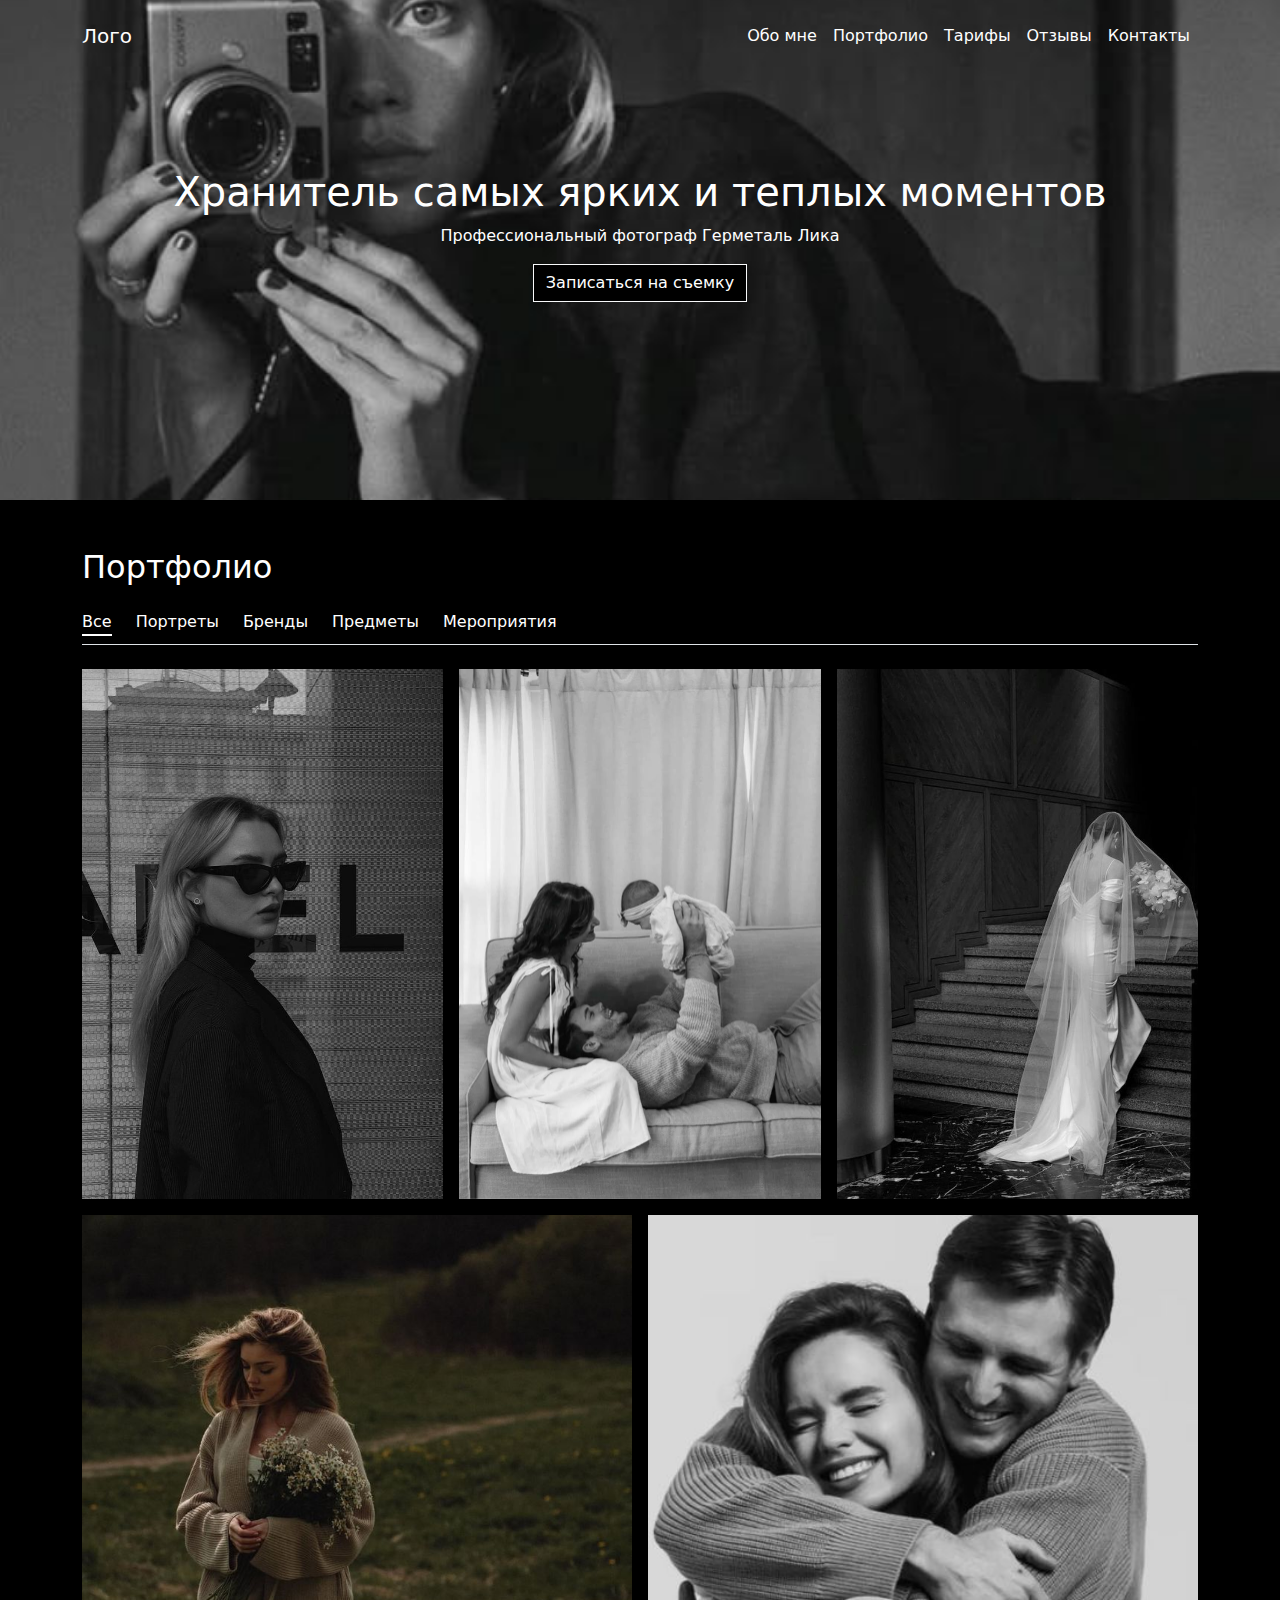
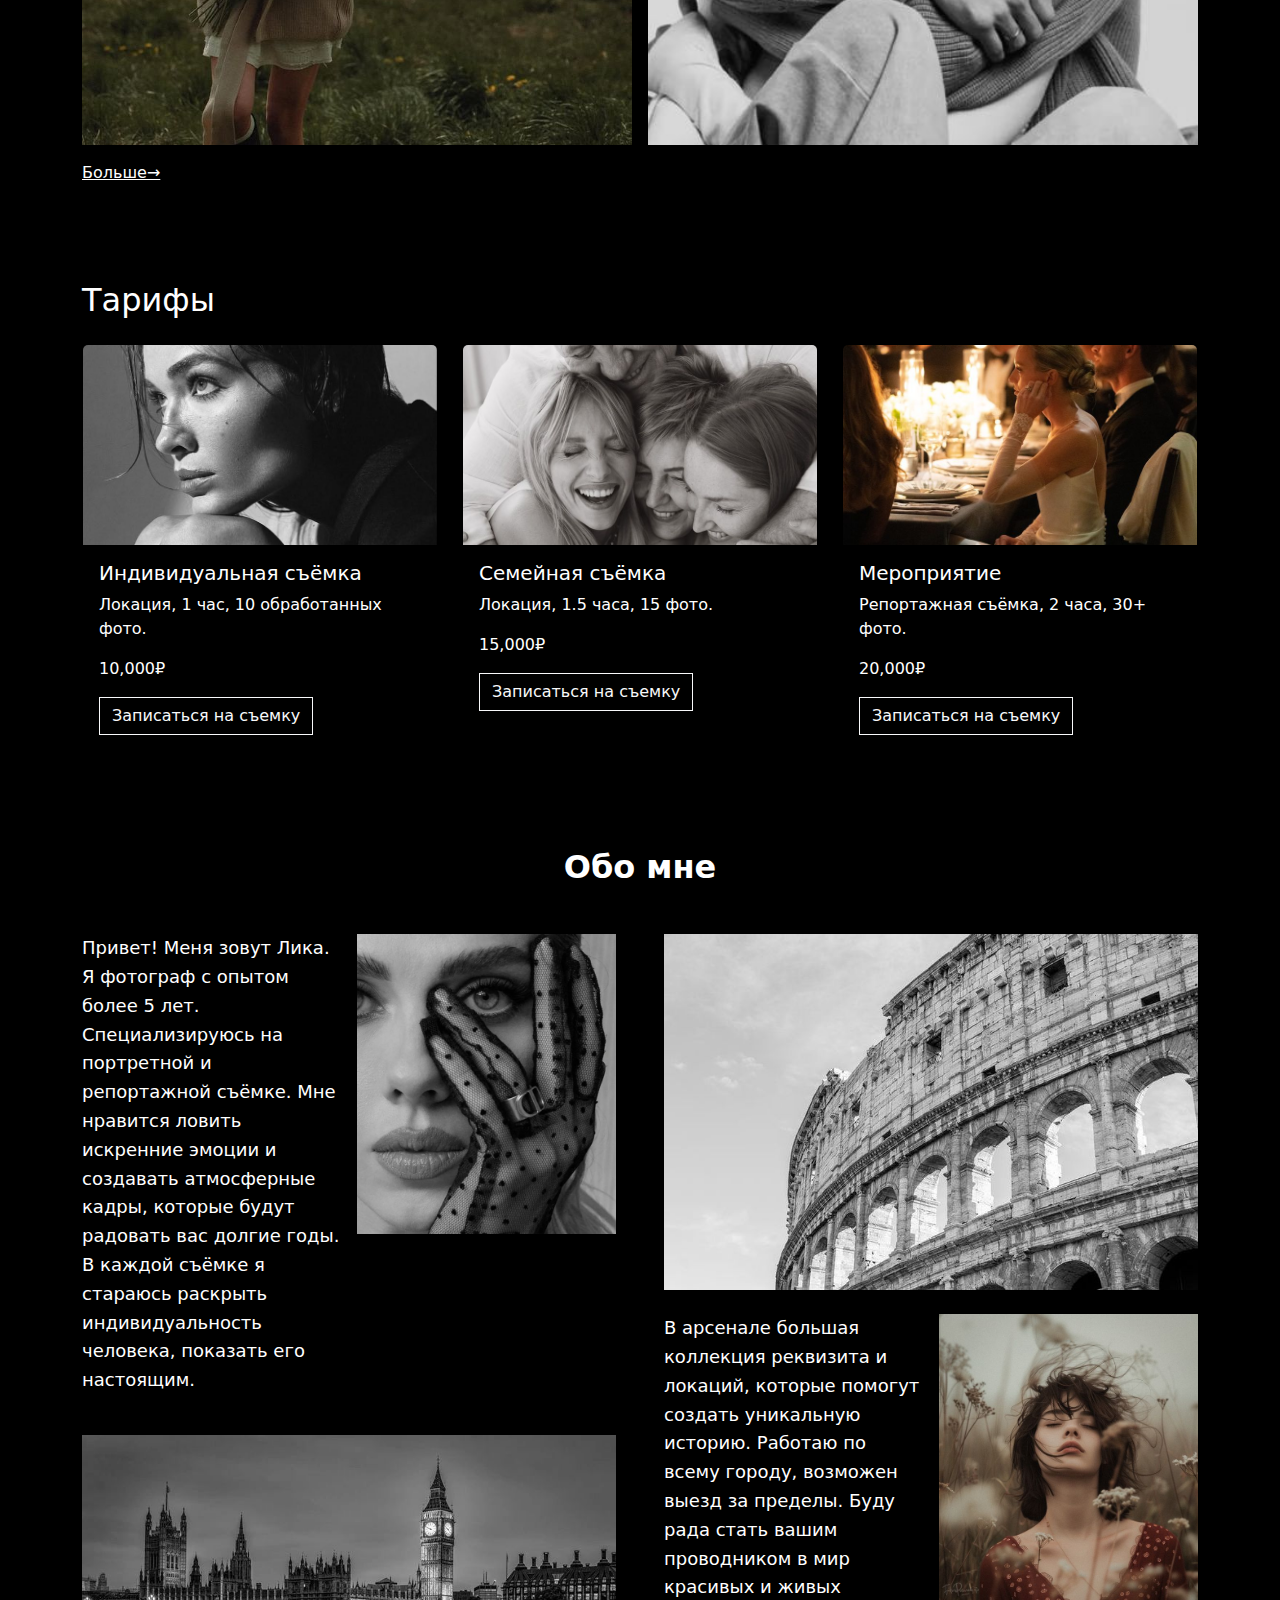
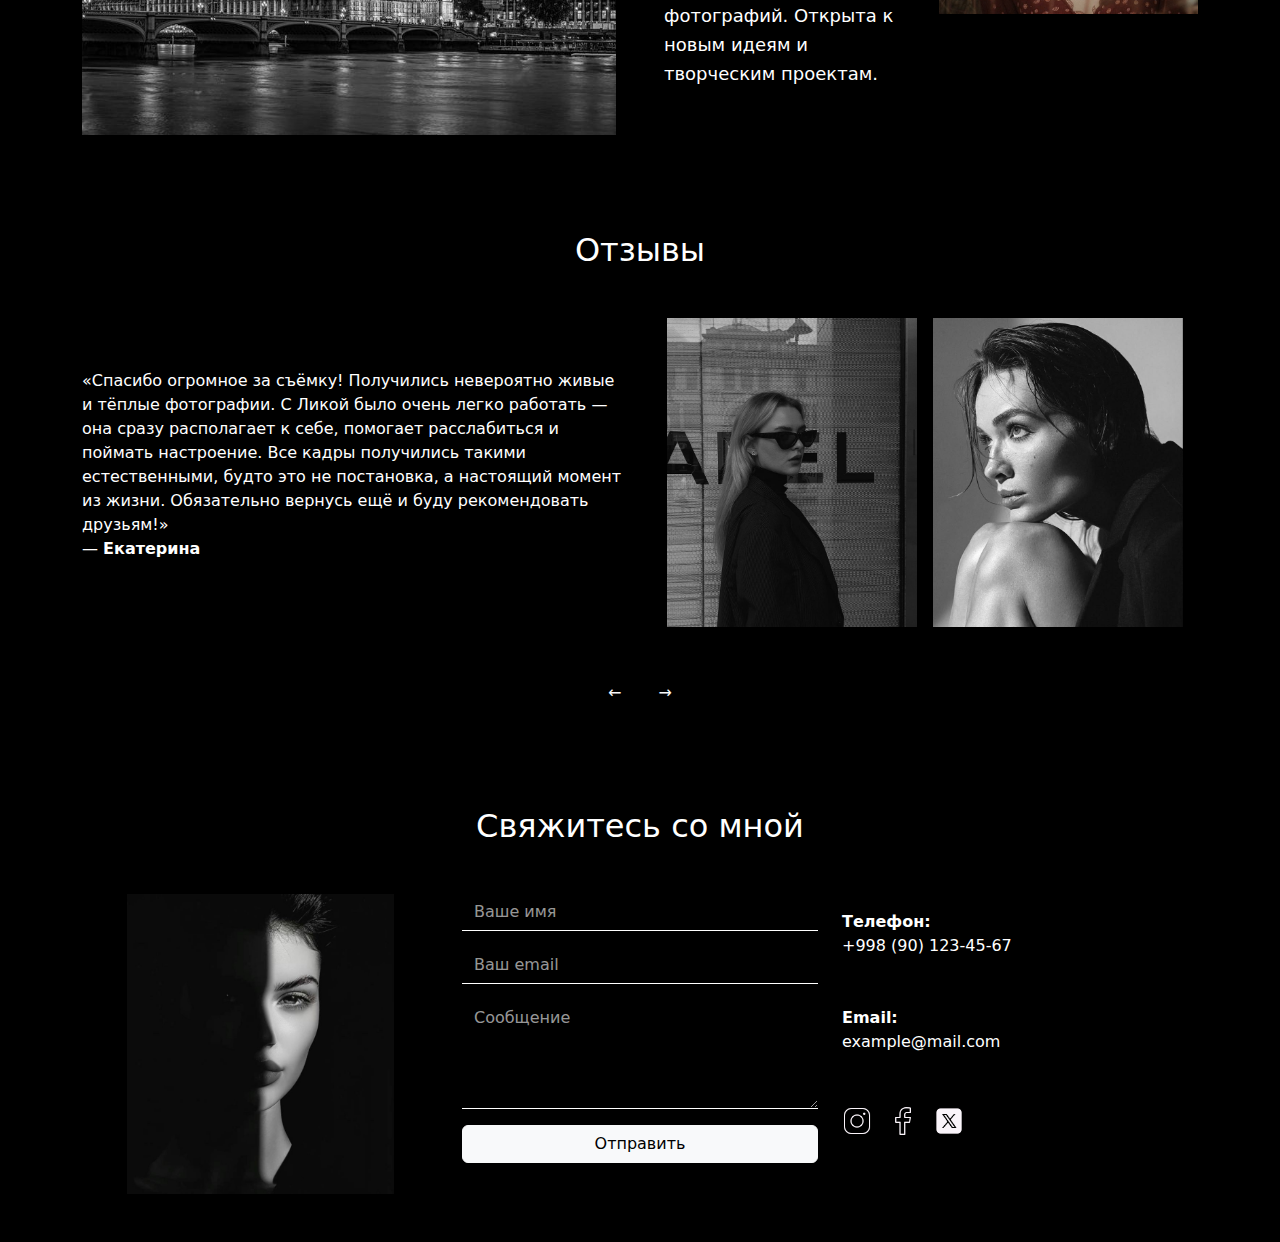
<file: index.html>
<!DOCTYPE html>
<html lang="en">

<head>
    <meta charset="UTF-8">
    <meta name="viewport" content="width=device-width, initial-scale=1.0">
    <title>Document</title>
    <link href="https://cdn.jsdelivr.net/npm/bootstrap@5.3.2/dist/css/bootstrap.min.css" rel="stylesheet" />
    <link rel="stylesheet" href="./css/style.css">
</head>

<body>
    <div class="head__bg">
        <header class="header navbar navbar-expand-lg navbar-dark  py-3">
            <div class="container ">
                <a class="navbar-brand header__logo" href="#">Лого</a>
                <button class="navbar-toggler" type="button" data-bs-toggle="collapse" data-bs-target="#navbarNav">
                    <span class="navbar-toggler-icon"></span>
                </button>
                <div class="collapse navbar-collapse header__nav" id="navbarNav">
                    <ul class="navbar-nav ms-auto">
                        <li class="nav-item"><a class="nav-link" href="#about">Обо мне</a></li>
                        <li class="nav-item"><a class="nav-link" href="#portfolio">Портфолио</a></li>
                        <li class="nav-item"><a class="nav-link" href="#tariffs">Тарифы</a></li>
                        <li class="nav-item"><a class="nav-link" href="#reviews">Отзывы</a></li>
                        <li class="nav-item"><a class="nav-link" href="#contact">Контакты</a></li>
                    </ul>
                </div>
            </div>
        </header>

        <!-- Хиро секция -->
        <section class="hero py-5 mt-5 text-center">
            <div class="container hero__discript">
                <h1 class="hero__title">Хранитель самых ярких и теплых моментов</h1>
                <p class="hero__text">Профессиональный фотограф Герметаль Лика</p>
                <a href="#contact" class="btn btn-light hero__button">Записаться на съемку</a>
            </div>
        </section>
    </div>


    <!-- Портфолио -->
    <!-- <section id="portfolio" class="portfolio py-5">
        <div class="container">
            <h2 class="portfolio__title mb-4">Портфолио</h2>
            <div class="row g-3">
                <div class="col-md-4 portfolio__item"><img src="./img/aveanmariya.jpeg" class="img-fluid" alt="...">
                </div>
                <div class="col-md-4 portfolio__item"><img src="./img/пара.jpeg" class="img-fluid" alt="..."></div>
                <div class="col-md-4 portfolio__item"><img src="./img/семья.jpeg" class="img-fluid" alt="..."></div>
            </div>
        </div>
    </section> -->
    <section class="portfolio bg-black text-white py-5">
        <div class="container">
            <h2 class="portfolio__title mb-4">Портфолио</h2>

            <!-- Filter Menu -->
           <div class="portfolio__filters-wrapper overflow-auto">
  <div class="portfolio__filters d-flex gap-4 mb-4 border-bottom pb-2 flex-nowrap">
    <a href="#" class="portfolio__filter-link active text-white text-decoration-none flex-shrink-0">Все</a>
    <a href="#" class="portfolio__filter-link text-white text-decoration-none flex-shrink-0">Портреты</a>
    <a href="#" class="portfolio__filter-link text-white text-decoration-none flex-shrink-0">Бренды</a>
    <a href="#" class="portfolio__filter-link text-white text-decoration-none flex-shrink-0">Предметы</a>
    <a href="#" class="portfolio__filter-link text-white text-decoration-none flex-shrink-0">Мероприятия</a>
  </div>
</div>



            <!-- Gallery Grid -->
            <div class="row g-3 portfolio__gallery">
                <div class="col-md-6 col-lg-4">
                    <img src="img/aveanmariya.jpeg" alt="Photo 1" class="portfolio__image img-fluid object-fit-cover">
                </div>
                <div class="col-md-6 col-lg-4">
                    <img src="img/семья.jpeg" alt="Photo 2" class="portfolio__image img-fluid  object-fit-cover">
                </div>
                <div class="col-md-6 col-lg-4">
                    <img src="img/невеста.jpeg" alt="Photo 3" class="portfolio__image img-fluid object-fit-cover">
                </div>
                <div class="col-md-6 col-lg-6">
                    <img src="img/природа.jpeg" alt="Photo 4" class="portfolio__image img-fluid  object-fit-cover">
                </div>
                <div class="col-md-6 col-lg-6">
                    <img src="img/love.jpeg" alt="Photo 5" class="portfolio__image img-fluid  object-fit-cover">
                </div>
            </div>

            <!-- Load More -->
            <div class="portfolio__more text-start mt-3">
                <a href="#" class="portfolio__more-link text-white text-decoration-underline">Больше→</a>
            </div>
        </div>
    </section>


    <!-- Тарифы -->
    <section id="tariffs" class="tariffs py-5">
        <div class="container">
            <h2 class="tariffs__title mb-4">Тарифы</h2>
            <div class="row g-4">
                <div class="col-md-4">
                    <div class="card bg-black text-white tariffs__card">
                        <img src="./img/индивид.jpeg" class="card-img-top" alt="...">
                        <div class="card-body">
                            <h5 class="card-title">Индивидуальная съёмка</h5>
                            <p class="card-text">Локация, 1 час, 10 обработанных фото.</p>
                            <p>10,000₽</p>
                            <a href="#contact" class="btn btn-outline-light">Записаться на съемку</a>
                        </div>
                    </div>
                </div>
                <div class="col-md-4">
                    <div class="card bg-black text-white tariffs__card">
                        <img src="./img/семья тариф.jpeg" class="card-img-top" alt="...">
                        <div class="card-body">
                            <h5 class="card-title">Семейная съёмка</h5>
                            <p class="card-text">Локация, 1.5 часа, 15 фото.</p>
                            <p>15,000₽</p>
                            <a href="#contact" class="btn btn-outline-light">Записаться на съемку</a>
                        </div>
                    </div>
                </div>
                <div class="col-md-4">
                    <div class="card bg-black text-white tariffs__card">
                        <img src="./img/свадьба.jpeg" class="card-img-top" alt="...">
                        <div class="card-body">
                            <h5 class="card-title">Мероприятие</h5>
                            <p class="card-text">Репортажная съёмка, 2 часа, 30+ фото.</p>
                            <p>20,000₽</p>
                            <a href="#contact" class="btn btn-outline-light">Записаться на съемку</a>
                        </div>
                    </div>
                </div>
            </div>
        </div>
    </section>

    <!-- Обо мне -->
<section class="about-me container py-5">
  <h2 class="about-me__title text-white mb-5 text-center">Обо мне</h2>

  <div class="row g-5">
    <!-- БЛОК 1 -->
    <div class="col-lg-6">
      <div class="about-me__block">
        <!-- Верхняя часть: текст + фото -->
        <div class="row g-3 align-items-start">
          <div class="col-md-6 about-me__item">
            <p class="about-me__text text-white">
              Привет! Меня зовут Лика. Я фотограф с опытом более 5 лет.
              Специализируюсь на портретной и репортажной съёмке. Мне нравится ловить искренние эмоции
              и создавать атмосферные кадры, которые будут радовать вас долгие годы.
              В каждой съёмке я стараюсь раскрыть индивидуальность человека, показать его настоящим.
            </p>
          </div>
          <div class="col-md-6 about-me__item">
            <img src="./img/девушка.jpeg" alt="портрет" class="about-me__image img-fluid  shadow">
          </div>
        </div>

        <!-- Широкая нижняя фотка -->
        <div class="mt-4">
          <img src="./img/архетек.jpeg" alt="архитектура" class="about-me__image--wide img-fluid  shadow w-100">
        </div>
      </div>
    </div>

    <!-- БЛОК 2 -->
    <div class="col-lg-6">
      <div class="about-me__block">
        <!-- Сверху: широкая фотка -->
        <div class="mb-4">
          <img src="./img/архетектура.jpeg" alt="широкая сверху" class="about-me__image--wide img-fluid  shadow w-100">
        </div>

        <!-- Нижняя часть: текст + фото -->
        <div class="row g-3 align-items-start">
          <div class="col-md-6 about-me__item">
            <p class="about-me__text text-white">
              В арсенале большая коллекция реквизита и локаций, которые помогут создать уникальную историю.
              Работаю по всему городу, возможен выезд за пределы. Буду рада стать вашим проводником
              в мир красивых и живых фотографий. Открыта к новым идеям и творческим проектам.
            </p>
          </div>
          <div class="col-md-6 about-me__item">
            <img src="./img/Deep MooD.jpeg" alt="портрет 2" class="about-me__image img-fluid  shadow">
          </div>
        </div>
      </div>
    </div>
  </div>
</section>






    <!-- Отзывы -->
    <section id="reviews" class="reviews py-5 bg-black text-white">
        <div class="container">
          <h2 class="reviews__title text-center mb-5">Отзывы</h2>
      
          <!-- Контейнер отзывов -->
          <div class="row align-items-center" id="review-container">
            <!-- JS будет вставлять сюда отзывы -->
          </div>
      
          <!-- Кнопки переключения -->
          <div class="text-center mt-4">
            <button class="btn btn-outline-light btn-no-border me-2" onclick="prevReview()">←</button>
            <button class="btn btn-outline-light btn-no-border" onclick="nextReview()">→</button>
          </div>
          
        </div>
      </section>
      
      <script>
        // Массив отзывов
        const reviews = [
          {
            text: `«Спасибо огромное за съёмку! Получились невероятно живые и тёплые фотографии. 
                   С Ликой было очень легко работать — она сразу располагает к себе, помогает расслабиться 
                   и поймать настроение. Все кадры получились такими естественными, будто это не постановка, 
                   а настоящий момент из жизни. Обязательно вернусь ещё и буду рекомендовать друзьям!»`,
            author: "Екатерина",
            photos: ["./img/aveanmariya.jpeg", "./img/индивид.jpeg"]
          },
          {
            text: `«Лика — настоящий профессионал! Очень тонко чувствует настроение клиента. 
                   Фотосессия прошла в тёплой и уютной атмосфере. Фотографии получились стильные и душевные!»`,
            author: "Анна",
            photos: ["./img/Anastasia_\ black\ and\ white.jpeg", "./img/отзыв.jpeg"]
          },
          {
            text: `«Работать с Ликой — одно удовольствие! Быстро находит подход, фотографии получаются искренними 
                   и живыми. Я в восторге от результата!»`,
            author: "Александр",
            photos: ["./img/Мужской\ портрет.jpeg", "./img/Мужской\ чёрно-белый\ портрет\ на\ ровном\ фоне.jpeg"]
          }
        ];
      
        let currentIndex = 0;
      
        function renderReview(index) {
  const review = reviews[index];
  const container = document.getElementById("review-container");

  container.innerHTML = `
    <div class="col-12 col-lg-6 mb-4 reviews__item">
      <p class="reviews__text">
        ${review.text}<br>
        — <strong>${review.author}</strong>
      </p>
    </div>
    <div class="col-12 col-lg-6 mb-4 d-flex flex-wrap justify-content-center gap-3 reviews__images">
      ${review.photos.map(photo => `
        <img src="${photo}" alt="Фото" class="reviews__img img-fluid shadow" style="max-width: 48%; height: auto;">
      `).join('')}
    </div>
  `;
}

      
        function prevReview() {
          currentIndex = (currentIndex - 1 + reviews.length) % reviews.length;
          renderReview(currentIndex);
        }
      
        function nextReview() {
          currentIndex = (currentIndex + 1) % reviews.length;
          renderReview(currentIndex);
        }
      
        // Показываем первый отзыв при загрузке
        renderReview(currentIndex);
      </script>
      
      

    <!-- Контакты -->
    <section id="contact" class="contact py-5 bg-black text-white">
        <div class="container">
          <h2 class="contact__title text-center mb-5">Свяжитесь со мной</h2>
      
          <div class="row align-items-start">
            
            <!-- Левая колонка — Фото -->
            <div class="col-md-4 text-center mb-4 mb-md-0">
              <img src="./img/fashion_.jpeg" alt="Фото" class="img-fluid  w-75">
            </div>
      
            <!-- Центр — Форма -->
            <div class="col-md-4">
              <form class="contact__form">
                <div class="mb-3">
                  <input type="text" class="form-control" placeholder="Ваше имя">
                </div>
                <div class="mb-3">
                  <input type="email" class="form-control" placeholder="Ваш email">
                </div>
                <div class="mb-3">
                  <textarea class="form-control" rows="4" placeholder="Сообщение"></textarea>
                </div>
                <button type="submit" class="btn btn-light w-100">Отправить</button>
              </form>
            </div>
      
            <!-- Правая колонка — Контакты и соцсети -->
            <div class="col-md-4">
              <div class="contact__info mt-3">
                <p class="mb-2"><strong>Телефон:</strong><br>
                  <a href="tel:+998901234567" class="text-white text-decoration-none">+998 (90) 123-45-67</a>
                </p>
                <p class="mt-5"><strong>Email:</strong><br>
                  <a href="mailto:example@mail.com" class="text-white text-decoration-none">example@mail.com</a>
                </p>
              </div>
      
              <div class="contact__social d-flex gap-3 mt-5">
                <a href="#" class="text-white fs-4"><img class="icon" src="./img/icons8-instagram-50.png" alt=""></a>
                <a href="#" class="text-white fs-4"><img class="icon" src="./img/icons8-facebook-f-50.png" alt=""></a>
                <a href="#" class="text-white fs-4"><img class="icon" src="./img/icons8-твиттерх-50.png" alt=""></a>
              </div>
            </div>
      
          </div>
        </div>
      </section>
      
      

    <script src="https://cdn.jsdelivr.net/npm/bootstrap@5.3.3/dist/js/bootstrap.bundle.min.js"></script>
</body>

</html>
</file>
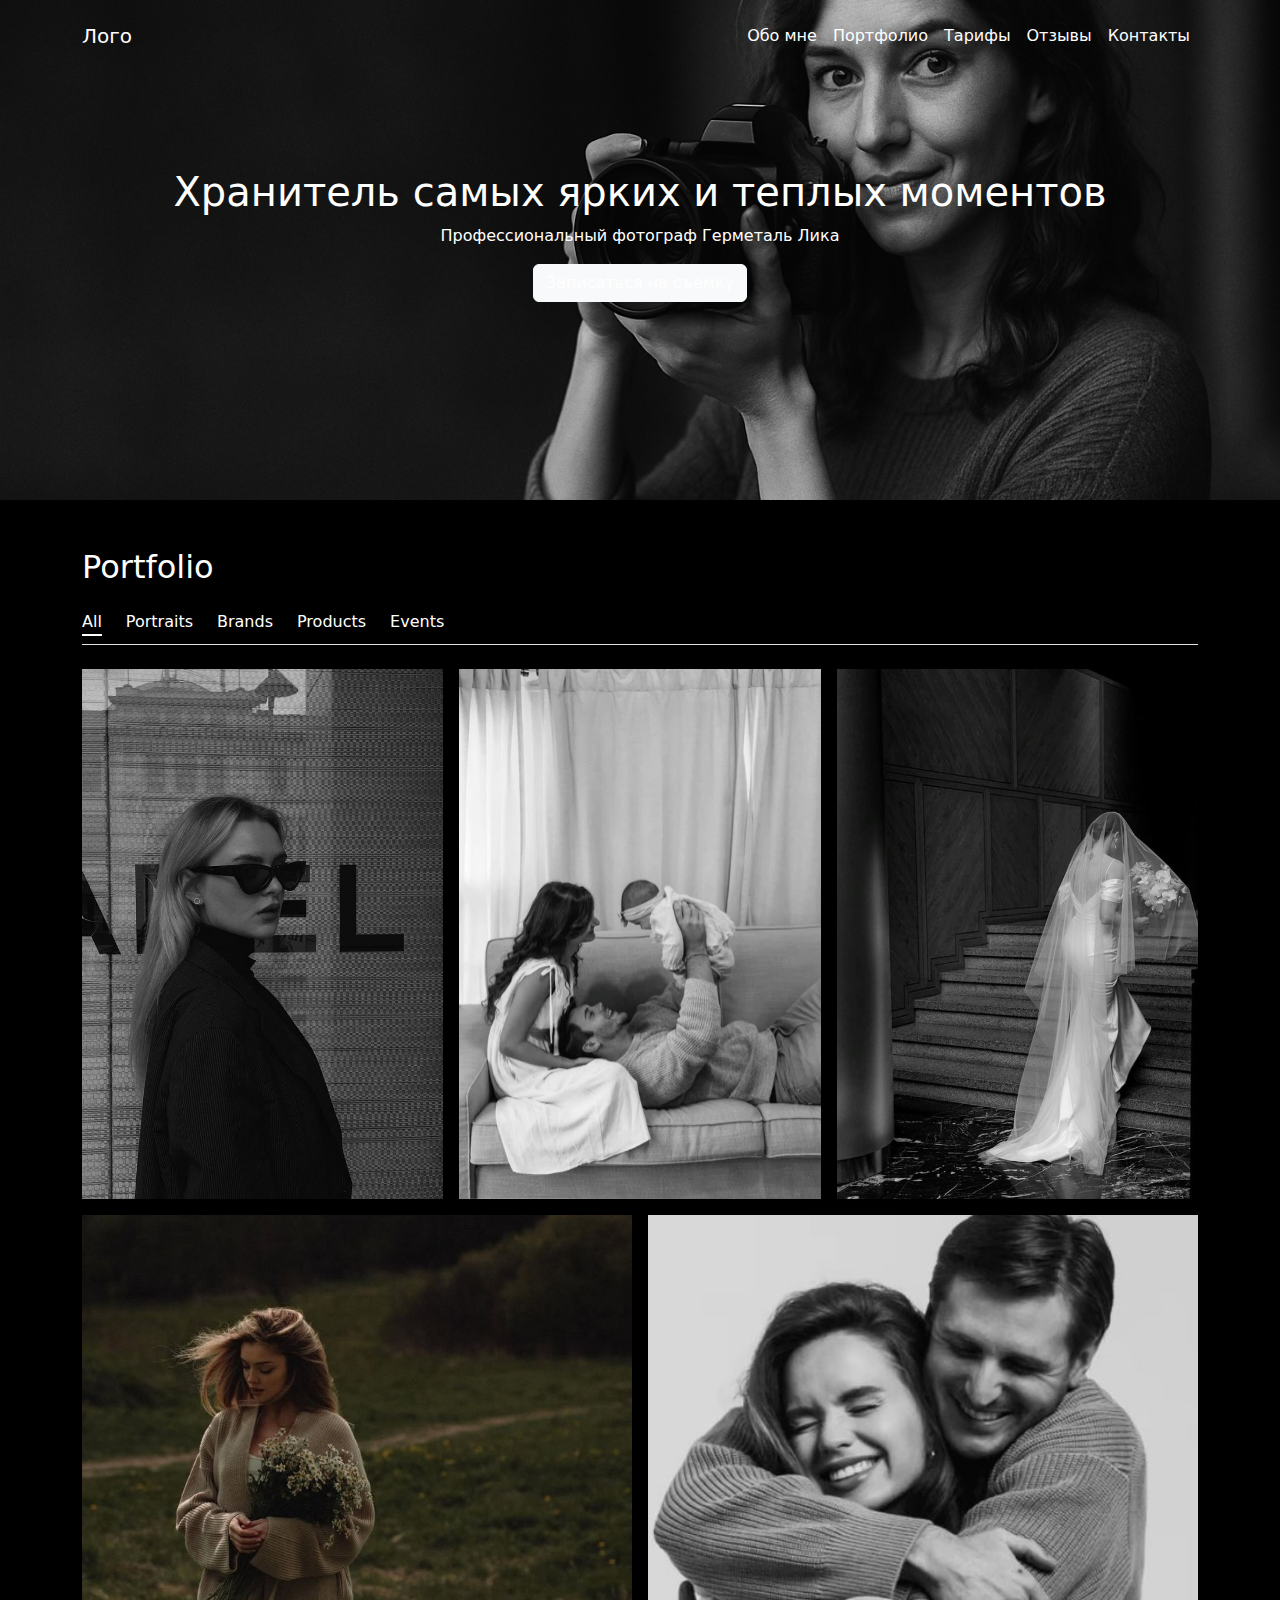
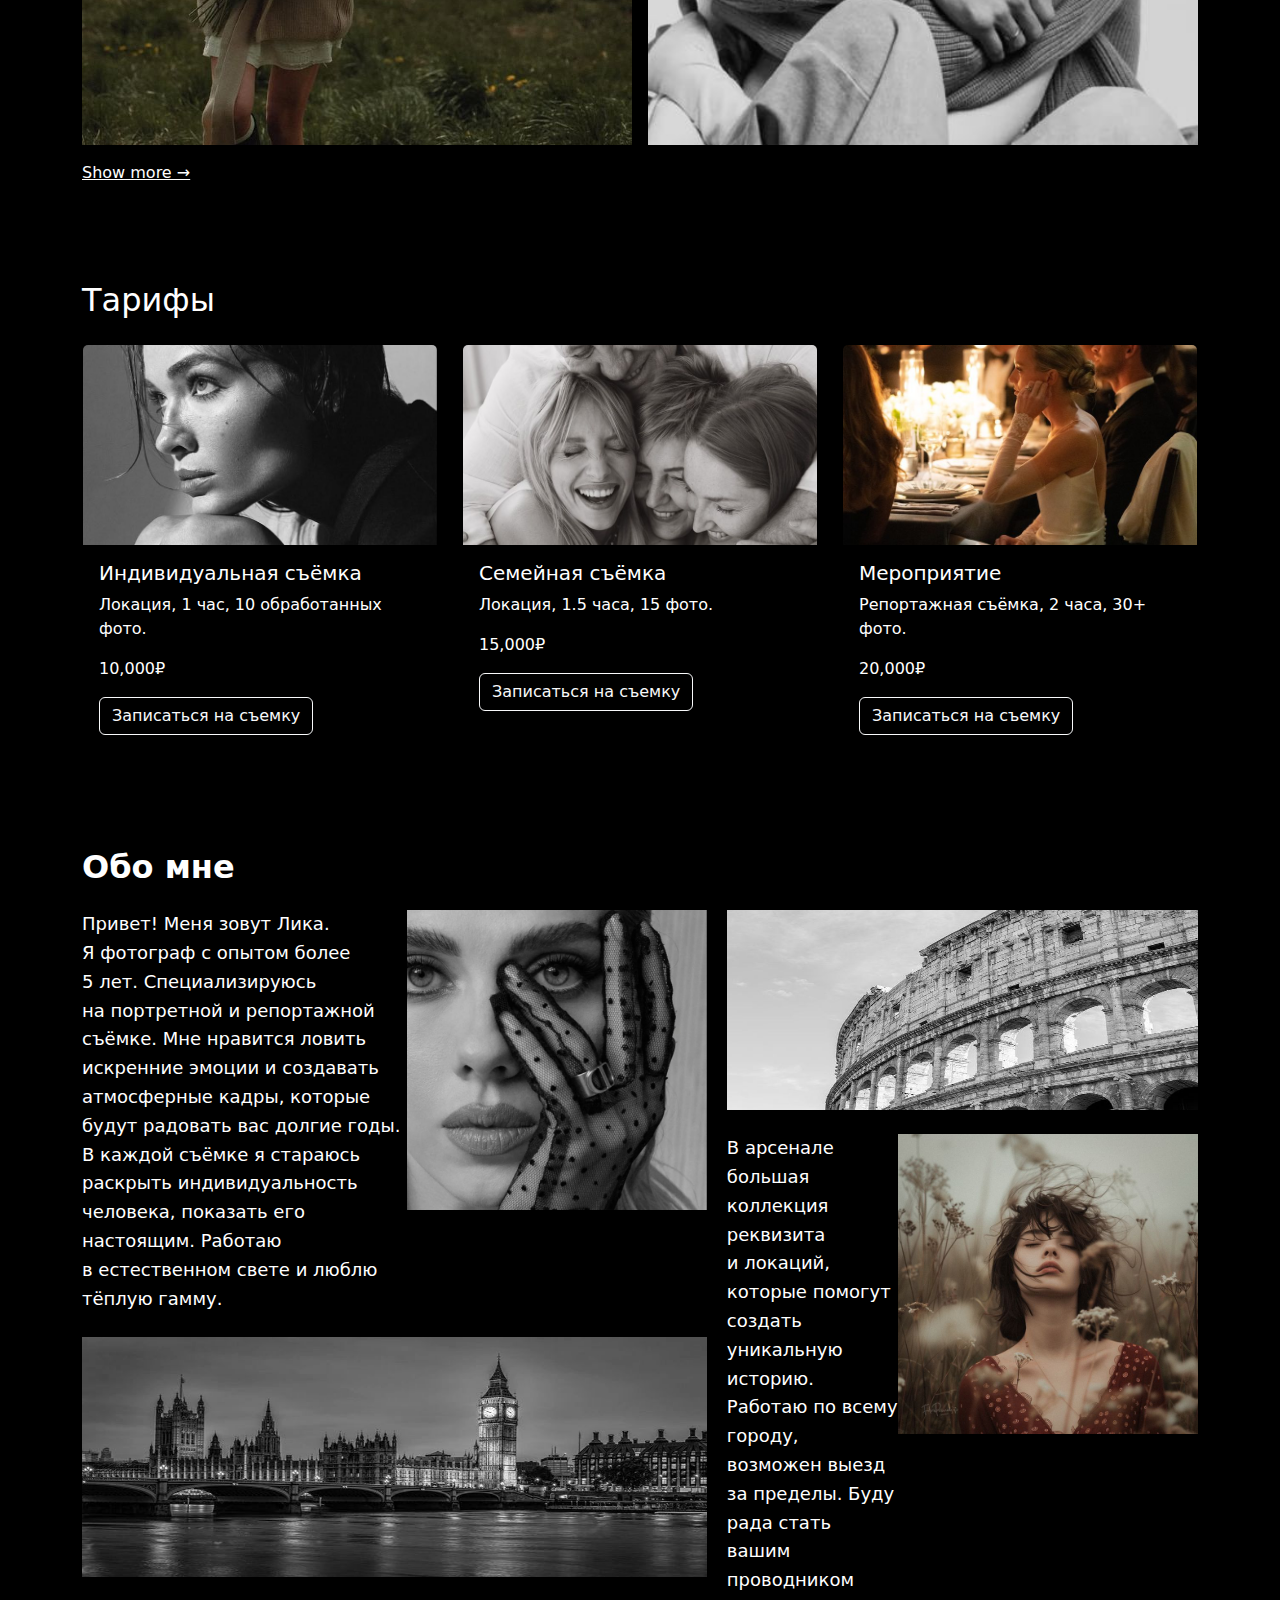
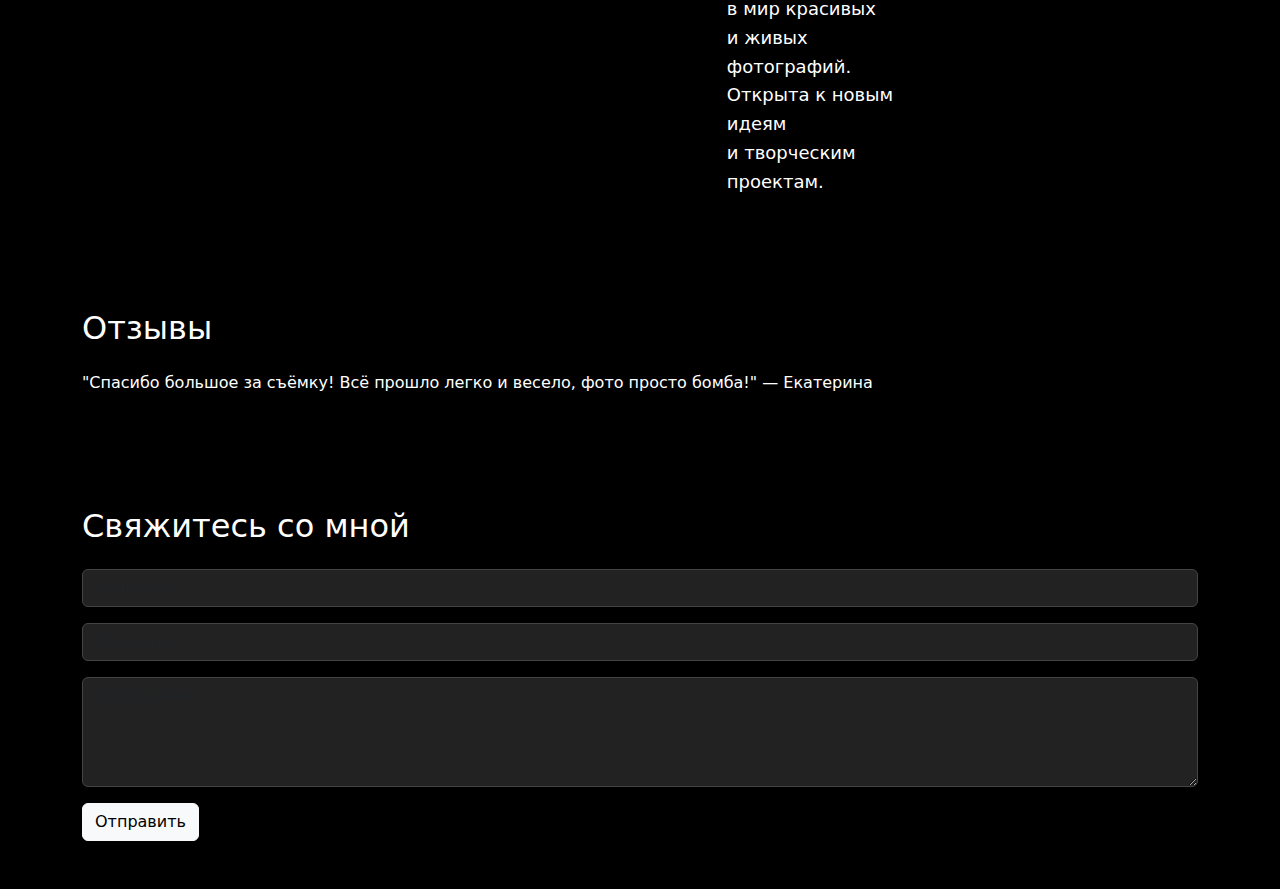
<file: img/photograph/index.html>
<!DOCTYPE html>
<html lang="en">

<head>
    <meta charset="UTF-8">
    <meta name="viewport" content="width=device-width, initial-scale=1.0">
    <title>Document</title>
    <link href="https://cdn.jsdelivr.net/npm/bootstrap@5.3.2/dist/css/bootstrap.min.css" rel="stylesheet" />
    <link rel="stylesheet" href="./css/style.css">
</head>

<body>
    <div class="head__bg">
        <header class="header navbar navbar-expand-lg navbar-dark  py-3">
            <div class="container ">
                <a class="navbar-brand header__logo" href="#">Лого</a>
                <button class="navbar-toggler" type="button" data-bs-toggle="collapse" data-bs-target="#navbarNav">
                    <span class="navbar-toggler-icon"></span>
                </button>
                <div class="collapse navbar-collapse header__nav" id="navbarNav">
                    <ul class="navbar-nav ms-auto">
                        <li class="nav-item"><a class="nav-link" href="#about">Обо мне</a></li>
                        <li class="nav-item"><a class="nav-link" href="#portfolio">Портфолио</a></li>
                        <li class="nav-item"><a class="nav-link" href="#tariffs">Тарифы</a></li>
                        <li class="nav-item"><a class="nav-link" href="#reviews">Отзывы</a></li>
                        <li class="nav-item"><a class="nav-link" href="#contact">Контакты</a></li>
                    </ul>
                </div>
            </div>
        </header>

        <!-- Хиро секция -->
        <section class="hero py-5 mt-5 text-center">
            <div class="container">
                <h1 class="hero__title">Хранитель самых ярких и теплых моментов</h1>
                <p class="hero__text">Профессиональный фотограф Герметаль Лика</p>
                <a href="#contact" class="btn btn-light hero__button">Записаться на съемку</a>
            </div>
        </section>
    </div>


    <!-- Портфолио -->
    <!-- <section id="portfolio" class="portfolio py-5">
        <div class="container">
            <h2 class="portfolio__title mb-4">Портфолио</h2>
            <div class="row g-3">
                <div class="col-md-4 portfolio__item"><img src="./img/aveanmariya.jpeg" class="img-fluid" alt="...">
                </div>
                <div class="col-md-4 portfolio__item"><img src="./img/пара.jpeg" class="img-fluid" alt="..."></div>
                <div class="col-md-4 portfolio__item"><img src="./img/семья.jpeg" class="img-fluid" alt="..."></div>
            </div>
        </div>
    </section> -->
    <section class="portfolio bg-black text-white py-5">
        <div class="container">
          <h2 class="portfolio__title mb-4">Portfolio</h2>
      
          <!-- Filter Menu -->
          <div class="portfolio__filters d-flex gap-4 mb-4 border-bottom pb-2">
            <a href="#" class="portfolio__filter-link active text-white text-decoration-none">All</a>
            <a href="#" class="portfolio__filter-link text-white text-decoration-none">Portraits</a>
            <a href="#" class="portfolio__filter-link text-white text-decoration-none">Brands</a>
            <a href="#" class="portfolio__filter-link text-white text-decoration-none">Products</a>
            <a href="#" class="portfolio__filter-link text-white text-decoration-none">Events</a>
          </div>
      
          <!-- Gallery Grid -->
          <div class="row g-3 portfolio__gallery">
            <div class="col-md-6 col-lg-4">
              <img src="img/aveanmariya.jpeg" alt="Photo 1" class="portfolio__image img-fluid object-fit-cover">
            </div>
            <div class="col-md-6 col-lg-4">
              <img src="img/семья.jpeg" alt="Photo 2" class="portfolio__image img-fluid  object-fit-cover">
            </div>
            <div class="col-md-6 col-lg-4">
              <img src="img/невеста.jpeg" alt="Photo 3" class="portfolio__image img-fluid object-fit-cover">
            </div>
            <div class="col-md-6 col-lg-6">
              <img src="img/природа.jpeg" alt="Photo 4" class="portfolio__image img-fluid  object-fit-cover">
            </div>
            <div class="col-md-6 col-lg-6">
              <img src="img/love.jpeg" alt="Photo 5" class="portfolio__image img-fluid  object-fit-cover">
            </div>
          </div>
      
          <!-- Load More -->
          <div class="portfolio__more text-start mt-3">
            <a href="#" class="portfolio__more-link text-white text-decoration-underline">Show more →</a>
          </div>
        </div>
      </section>
      

    <!-- Тарифы -->
    <section id="tariffs" class="tariffs py-5">
        <div class="container">
            <h2 class="tariffs__title mb-4">Тарифы</h2>
            <div class="row g-4">
                <div class="col-md-4">
                    <div class="card bg-black text-white tariffs__card">
                        <img src="./img/индивид.jpeg" class="card-img-top" alt="...">
                        <div class="card-body">
                            <h5 class="card-title">Индивидуальная съёмка</h5>
                            <p class="card-text">Локация, 1 час, 10 обработанных фото.</p>
                            <p>10,000₽</p>
                            <a href="#contact" class="btn btn-outline-light">Записаться на съемку</a>
                        </div>
                    </div>
                </div>
                <div class="col-md-4">
                    <div class="card bg-black text-white tariffs__card">
                        <img src="./img/семья тариф.jpeg" class="card-img-top" alt="...">
                        <div class="card-body">
                            <h5 class="card-title">Семейная съёмка</h5>
                            <p class="card-text">Локация, 1.5 часа, 15 фото.</p>
                            <p>15,000₽</p>
                            <a href="#contact" class="btn btn-outline-light">Записаться на съемку</a>
                        </div>
                    </div>
                </div>
                <div class="col-md-4">
                    <div class="card bg-black text-white tariffs__card">
                        <img src="./img/свадьба.jpeg" class="card-img-top" alt="...">
                        <div class="card-body">
                            <h5 class="card-title">Мероприятие</h5>
                            <p class="card-text">Репортажная съёмка, 2 часа, 30+ фото.</p>
                            <p>20,000₽</p>
                            <a href="#contact" class="btn btn-outline-light">Записаться на съемку</a>
                        </div>
                    </div>
                </div>
            </div>
        </div>
    </section>

    <!-- Обо мне -->
    <section class="about-me container py-5">
        <h2 class="about-me__title text-white mb-4">Обо мне</h2>

        <div class="about-me__cards">
            <div class="about-me__card">
                <div class=" about-me__wrap ">

                    <p class="about-me__text text-white mb-4">
                        Привет! Меня зовут Лика. Я&nbsp;фотограф с&nbsp;опытом более 5&nbsp;лет.
                        Специализируюсь на&nbsp;портретной и&nbsp;репортажной съёмке.
                        Мне нравится ловить искренние эмоции и&nbsp;создавать атмосферные кадры,
                        которые будут радовать вас долгие годы.

                        В&nbsp;каждой съёмке я&nbsp;стараюсь раскрыть индивидуальность человека,
                        показать его настоящим. Работаю в&nbsp;естественном свете и&nbsp;люблю тёплую гамму.
                    </p>
                    <img src="./img/девушка.jpeg" alt="Фотография 1" class="mb-4 about-me__image img-fluid ">
                </div>
                <img src="./img/архетек.jpeg" alt="Фотография 1" class="about-me__image__width__w img-fluid ">
            </div>

            <div class="about-me__card">
                <img src="./img/архетектура.jpeg" alt="Фотография 1" class="about-me__image__width img-fluid ">
                <div class=" about-me__wrap ">
                    <p class="about-me__text text-white mt-4">
                        В&nbsp;арсенале большая коллекция реквизита и&nbsp;локаций,
                        которые помогут создать уникальную историю.
                        Работаю по&nbsp;всему городу, возможен выезд за&nbsp;пределы.

                        Буду рада стать вашим проводником в&nbsp;мир красивых и&nbsp;живых фотографий.
                        Открыта к&nbsp;новым идеям и&nbsp;творческим проектам.
                    </p>
                    <img src="./img/Deep MooD.jpeg" alt="Фотография 1" class="mt-4 about-me__image img-fluid ">
                </div>
            </div>
        </div>

    </section>


    <!-- Отзывы -->
    <section id="reviews" class="reviews py-5">
        <div class="container">
            <h2 class="reviews__title mb-4">Отзывы</h2>
            <div class="reviews__item">
                <p>"Спасибо большое за съёмку! Всё прошло легко и весело, фото просто бомба!" — Екатерина</p>
            </div>
        </div>
    </section>

    <!-- Контакты -->
    <section id="contact" class="contact py-5">
        <div class="container">
            <h2 class="contact__title mb-4">Свяжитесь со мной</h2>
            <form class="contact__form">
                <div class="mb-3">
                    <input type="text" class="form-control" placeholder="Ваше имя">
                </div>
                <div class="mb-3">
                    <input type="email" class="form-control" placeholder="Ваш email">
                </div>
                <div class="mb-3">
                    <textarea class="form-control" rows="4" placeholder="Сообщение"></textarea>
                </div>
                <button type="submit" class="btn btn-light">Отправить</button>
            </form>
        </div>
    </section>

    <script src="https://cdn.jsdelivr.net/npm/bootstrap@5.3.3/dist/js/bootstrap.bundle.min.js"></script>
</body>

</html>
</file>
<file: css/style.css>
body {
  background-color: #000;
  color: #fff;
}
.hero__text, .hero__title, .hero__button,
.portfolio__title, .tariffs__title, .about__title,
.reviews__title, .contact__title {
  color: #fff;
}


.card-img-top {
  height: 200px;
  object-fit: cover;
}
.contact__form input, .contact__form textarea {
  background: #222;
  border: 1px solid #444;
  color: #fff;
}


.nav-link{
  color: white;
}

.head__bg{
  background: url("../img/hero.jpg") no-repeat center/cover;
  height: 500px;
}

.about-me__wrap{
  display: flex;
}



.about-me {
  background-color: #000; /* тёмный фон */
}
.about-me__title {
  font-size: 2rem;
  font-weight: bold;
}
.about-me__text {
  font-size: 18px;
  line-height: 1.6;
}
.about-me__image {
  object-fit: cover;
  width: 100%;
  height: auto;
}


.about-me__image{
  width: 300px;
  height: 300px;
}


.about-me__image__width{
  width: 600px;
  height: 200px;
}

.about-me__image__width__w {
  width: 741px;
  height: 240px;
}


.bg-black {
  background-color: #000 !important;
}

.portfolio__filter-link.active {
  border-bottom: 2px solid #fff;
}

.object-fit-cover {
  object-fit: cover;
  height: 100%;
}



.portfolio__image{
  width: 660px;
  height: 530px;

}

.hero__button{
 background: #000;
 border-radius: 0px;
}

.btn-outline-light{
  background: #000;
 border-radius: 0px;

}

.reviews__img{
  width: 250px;
  height: 300px;
}


.contact__form .form-control {
  background-color: transparent;
  border: none;
  border-bottom: 1px solid white;
  border-radius: 0;
  color: white;
}

.contact__form .form-control::placeholder {
  color: rgba(255, 255, 255, 0.6);
}

.contact__form .form-control:focus {
  box-shadow: none;
  border-bottom: 2px solid #ffffff;
  outline: none;
}



.icon{
  width: 30px;
  height: 30px;
}


.btn-no-border {
  border: none !important;
}
</file>
<file: img/photograph/css/style.css>
body {
  background-color: #000;
  color: #fff;
}
.hero__text, .hero__title, .hero__button,
.portfolio__title, .tariffs__title, .about__title,
.reviews__title, .contact__title {
  color: #fff;
}
.card-img-top {
  height: 200px;
  object-fit: cover;
}
.contact__form input, .contact__form textarea {
  background: #222;
  border: 1px solid #444;
  color: #fff;
}


.nav-link{
  color: white;
}

.head__bg{
  background: url("../img/hed.png") no-repeat center/cover;
  height: 500px;
}

.about-me__wrap{
  display: flex;
}

.about-me__cards {
  display: flex;
  gap: 20px;
}

.about-me {
  background-color: #000; /* тёмный фон */
}
.about-me__title {
  font-size: 2rem;
  font-weight: bold;
}
.about-me__text {
  font-size: 18px;
  line-height: 1.6;
}
.about-me__image {
  object-fit: cover;
  width: 100%;
  height: auto;
}


.about-me__image{
  width: 300px;
  height: 300px;
}


.about-me__image__width{
  width: 600px;
  height: 200px;
}

.about-me__image__width__w {
  width: 741px;
  height: 240px;
}


.bg-black {
  background-color: #000 !important;
}

.portfolio__filter-link.active {
  border-bottom: 2px solid #fff;
}

.object-fit-cover {
  object-fit: cover;
  height: 100%;
}



.portfolio__image{
  width: 660px;
  height: 530px;

}
</file>
